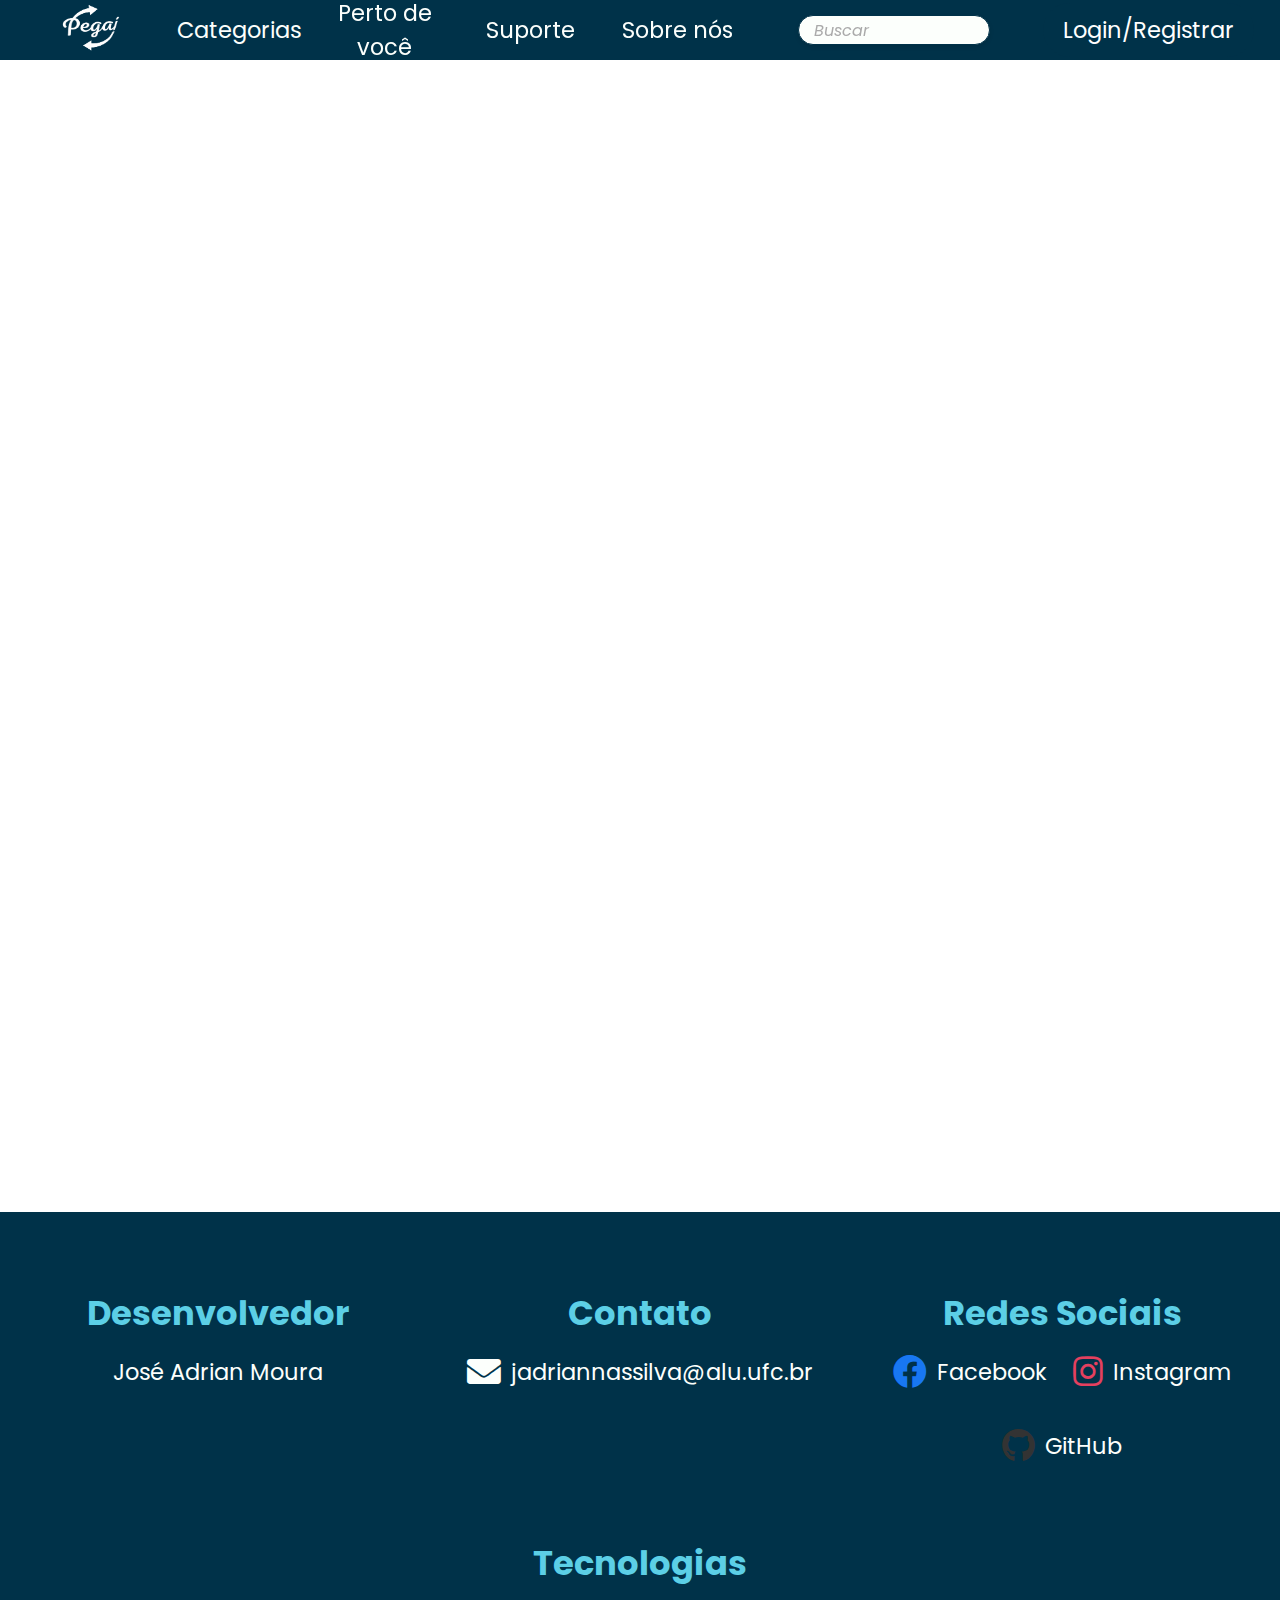
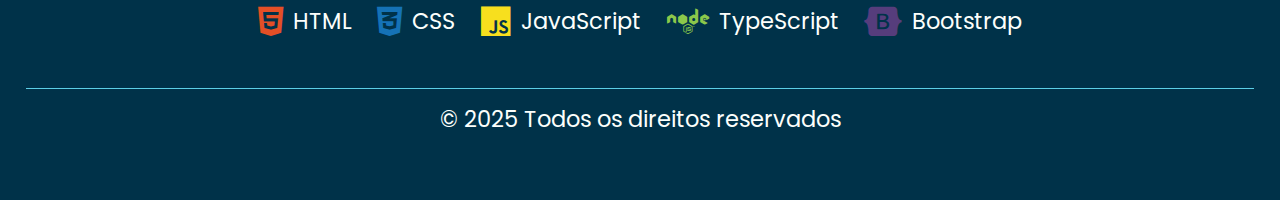
<file:  screens/index.html>
<!DOCTYPE html>
<html lang="en">
<head>
    <meta charset="UTF-8">
    <meta name="viewport" content="width=device-width, initial-scale=1.0">
    <title>index</title>
    <link rel="stylesheet" href="../assets/CSS/index.css">
    <link href="https://fonts.googleapis.com/css2?family=Poppins:wght@400;500;600&display=swap" rel="stylesheet">
    <link href="https://cdnjs.cloudflare.com/ajax/libs/font-awesome/5.15.4/css/all.min.css" rel="stylesheet">
    <script src="../assets/JS/load-pages.js"></script>
</head>
<body>
    <header id="header" class="header-conteiner">
        <nav id="navbar" class="navbar">
            <div id="menu">
                <ul class="menu">
                    <li>
                        <a href="#" class="logo">
                            <img data-content="home" src="../assets/IMG/pegai-logo.png" alt="logo do Pegaí" width="80" height="70">
                        </a>
                    </li>
                    <li class="hover">
                        <a href="#" data-content="categorias">Categorias</a>
                    </li>
                    <li class="hover">
                        <a href="#" data-content="perto-de-voce">Perto de você</a>
                    </li>
                    <li class="hover">
                        <a href="#" data-content="suporte">Suporte</a>
                    </li>
                    <li class="hover">
                        <a href="#" data-content="sobrenos">Sobre nós</a>
                    </li>
                </ul>
            </div>
            <div id="search" class="search">
                <input type="text" placeholder="Buscar">
            </div>
            <div id="login">
                <button id="loginbtn">Login/Registrar</button>
            </div>
        </nav>
    </header>

    <main id="main">
    </main>

    <footer id="footer">
        <div class="footer-content">
            <div class="footer-section">
                <h3>Desenvolvedor</h3>
                <p>José Adrian Moura</p>
            </div>
            
            <div class="footer-section">
                <h3>Contato</h3>
                <ul>
                    <li><i class="fas fa-envelope"></i><a href="mailto:jadriannassilva@alu.ufc.br">jadriannassilva@alu.ufc.br</a></li>
                </ul>
            </div>
            
            <div class="footer-section">
                <h3>Redes Sociais</h3>
                <ul>
                    <li><i class="fab fa-facebook" style="color: #1877F2;"></i><a href="https://www.facebook.com/jadriannassilva?locale=pt_BR">Facebook</a></li>
                    <li><i class="fab fa-instagram" style="color: #E4405F;"></i><a href="https://www.instagram.com/js_adryan/?next=%2F">Instagram</a></li>
                    <li><i class="fab fa-github" style="color: #333;"></i><a href="https://github.com/jsadriann">GitHub</a></li>
                </ul>
            </div>
            
            <div class="footer-section">
                <h3>Tecnologias</h3>
                <ul class="tech-list">
                    <li><i class="fab fa-html5" style="color: #E34F26;"></i> HTML</li>
                    <li><i class="fab fa-css3-alt" style="color: #1572B6;"></i> CSS</li>
                    <li><i class="fab fa-js" style="color: #F7DF1E;"></i> JavaScript</li>
                    <li><i class="fab fa-node" style="color: #8CC84B;"></i> TypeScript</li>
                    <li><i class="fab fa-bootstrap" style="color: #563D7C;"></i> Bootstrap</li>
                </ul>
            </div>
        </div>
    
        <div class="footer-bottom">
            <p>&copy; 2025 Todos os direitos reservados</p>
        </div>
    </footer>

    <div id="loginModal" class="modal">
        <div class="modal-content">
            <span id="closeModal" class="close">&times;</span>
            <div id="modalContent"></div> <!-- Aqui o conteúdo será carregado -->
        </div>
    </div>
     
</body>
</html>
</file>
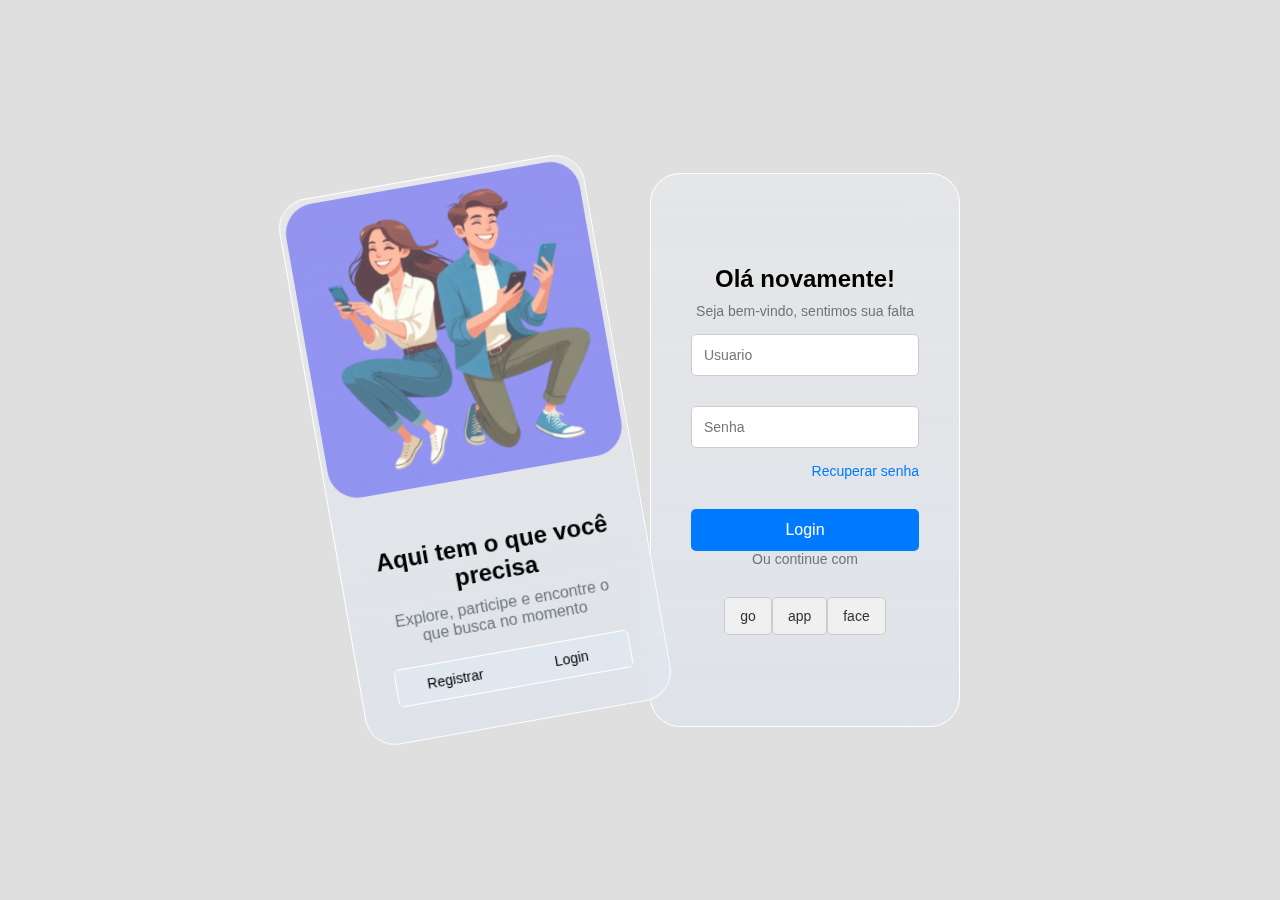
<file:  screens/login.html>
<!DOCTYPE html>
<html lang="en">
<head>
    <meta charset="UTF-8">
    <meta name="viewport" content="width=device-width, initial-scale=1.0">
    <title>Login</title>
    <link rel="stylesheet" href="../assets/CSS/login.css">
</head>
<body>
    <main>
        <section class="login-conteiner">
            <article class="login-info">
                <div class="img-login-info">
                    <img src="../assets/IMG/login-info.png" width="350" height="300">
                </div>
                <div class="info-conteiner">
                    <h2>Aqui tem o que você precisa</h2>
                    <p>Explore, participe e encontre o que busca no momento</p>
                    <div class="button">
                        <button>Registrar</button>
                        <button>Login</button>
                    </div>
                </div>
            </article>
            <form class="login-form">
                <h2>Olá novamente!</h2>
                <p>Seja bem-vindo, sentimos sua falta</p>
                <input type="text" placeholder="Usuario">
                <input type="password" placeholder="Senha">
                <a href="">Recuperar senha</a>
                <button>Login</button>
                <p> <span>Ou continue com</span></p>
                <div>
                    <button>go</button>
                    <button>app</button>
                    <button>face</button>
                </div>
            </form>
        </section>
    </main>
    
</body>
</html>
</file>
<file: assets/CSS/index.css>
:root {
    --primary-color: #003249;
    --secundary-color: #FCFFFC;
    --button-registrar: #025277;
    --button-login: #01e64d;
    --login-color: #035c21;
    --registrar-color: #003249;
    --auxiliar-color: #45050C;
    --font-size: 2.5vh;
    --footer-primary-color: #5CCFE6;
    --background-scrollbar: #00324936;
    --color-scrollbar: #0032495b;
}

/* Global Styles */
* {
    margin: 0;
    padding: 0;
    box-sizing: border-box;
    font-size: var(--font-size);
    font-family: 'Poppins', sans-serif;
}

/* Scrollbar */
::-webkit-scrollbar {
    width: 5px;
    height: 5px;
}

::-webkit-scrollbar-thumb {
    background-color: var(--color-scrollbar);
    border-radius: 10px;
    transition: background-color 0.3s ease;
}

::-webkit-scrollbar-track {
    background-color: var(--color-scrollbar);
}

/* Body */
body {
    display: grid;
    grid-template-rows: auto 1fr auto;
    min-height: 200vh;
}

/* Navbar */
.navbar {
    background-color: var(--primary-color);
    display: flex;
    align-items: center;
    justify-content: space-between;
    position: fixed;
    top: 0;
    left: 0;
    width: 100%;
    height: 60px;
    padding: 0 2vw;
    box-sizing: border-box;
    z-index: 1000;
}

.menu {
    display: flex;
    gap: 1vw;
    height: inherit;
    flex-grow: 1;
    justify-content: flex-start;
    flex-wrap: wrap;
}

.menu li {
    display: flex;
    align-items: center;
    justify-content: center;
    height: 40px;
    min-width: 10vw;
    max-width: 20vw;
    flex: 1 1 10vw;
    text-align: center;
    white-space: wrap;
}

.menu li.hover a {
    position: relative;
    display: inline-block;
}

.menu li.hover a::after {
    content: '';
    position: absolute;
    bottom: 0;
    left: 50%;
    width: 0;
    height: 1px;
    background-color: var(--secundary-color);
    transform: translateX(-50%);
    transition: width 0.3s ease;
}

.menu li.hover a:hover::after,
.menu li.hover a.active::after {
    width: 100%;
}

.logo {
    display: flex;
    justify-content: center;
    align-items: center;
}

.logo img {
    max-width: 80px;
    max-height: 70px;
}

a {
    text-decoration: none;
    color: var(--secundary-color);
}

/* Search */
.search {
    position: relative;
    width: 15vw;
    display: flex;
    justify-content: flex-end;
}

.search input {
    width: 100%;
    height: 30px;
    padding: 10px 15px;
    font-size: 16px;
    color: #333;
    background-color: var(--secundary-color);
    border: 1px solid var(--registrar-color);
    border-radius: 30px;
    box-shadow: 0 2px 4px rgba(0, 0, 0, 0.1);
    transition: width 0.3s ease;
}

.search input:focus {
    width: 40vw;
    height: 30px;
    position: absolute;
    top: -15px;
    right: 0;
    z-index: 10;
    border-color: var(--login-color);
    box-shadow: 0 4px 6px rgba(0, 128, 0, 0.2);
    outline: none;
    background-color: #fff;
}

.search input::placeholder {
    color: #aaa;
    font-style: italic;
}

/* Login */
#login {
    display: flex;
    align-items: center;
    justify-content: center;
}

#login button {
    height: inherit;
    padding: 10px 20px;
    background-color: var(--primary-color);
    color: #fff;
    border: none;
    border-radius: 30px;
    cursor: pointer;
    transition: background-color 0.3s ease;
}

#login button:hover {
    background-color: var(--secundary-color);
    transform: scale(1.0);
    box-shadow: 0 4px 8px rgba(0, 0, 0, 0.2);
    color: var(--primary-color);
}

/* Main */
main {
    padding-top: 60px;
    margin: 0 auto;
    width: 100%;
    overflow: hidden;
    flex-grow: 1;
}

/* Footer */
#footer {
    background-color: var(--primary-color);
    color: var(--secundary-color);
    padding: 5% 2%;
    font-family: 'Poppins', sans-serif;
    width: 100%;
    box-sizing: border-box;
}

.footer-content {
    display: flex;
    flex-wrap: wrap;
    justify-content: space-around;
    align-items: flex-start;
    max-width: 100%;
    margin: 0 auto;
    gap: 3vw;
}

.footer-section {
    flex: 1 1 300px;
    margin: 1vw 0;
    text-align: center;
    max-width: 100%;
}

.footer-section h3 {
    font-size: 1.5em;
    margin-bottom: 1vw;
    color: var(--footer-primary-color);
}

.footer-section p,
.footer-section ul {
    font-size: 1em;
    line-height: 1.8em;
    margin: 0;
}

.footer-section ul {
    list-style-type: none;
    padding: 0;
}

.footer-section ul li {
    display: flex;
    justify-content: center;
    align-items: center;
    margin-bottom: 8px;
}

.footer-section ul li i {
    margin-right: 10px;
    font-size: 1.5em;
}

.footer-section ul li a {
    text-decoration: none;
    color: var(--secundary-color);
    font-size: 1em;
    transition: color 0.3s;
}

.footer-section ul li a:hover {
    color: var(--footer-primary-color);
}

.footer-section:nth-of-type(3) ul {
    display: flex;
    flex-wrap: wrap;
    justify-content: center;
    gap: 2vw;
    margin: 0;
}

.footer-section:nth-of-type(3) ul li {
    display: flex;
    align-items: center;
}

.footer-section:nth-of-type(3) ul li i {
    margin-right: 10px;
    font-size: 1.5em;
}

.footer-section:nth-of-type(3) ul li a {
    text-decoration: none;
    color: var(--secundary-color);
    font-size: 1em;
    transition: color 0.3s;
}

.footer-section:nth-of-type(3) ul li a:hover {
    color: var(--footer-primary-color);
}

.footer-section .tech-list {
    display: flex;
    justify-content: center;
    gap: 2vw;
    flex-wrap: wrap;
}

.footer-section .tech-list li {
    display: flex;
    align-items: center;
    font-size: 1em;
}

.footer-section .tech-list li i {
    margin-right: 10px;
    font-size: 1.5em;
}

.footer-bottom {
    text-align: center;
    margin-top: 2vw;
    border-top: 1px solid var(--footer-primary-color);
    padding-top: 1vw;
    font-size: 0.9em;
    color: var(--secundary-color);
}

#footer, .footer-content {
    width: 100%;
    overflow: hidden;
    box-sizing: border-box;
}

/* Modal */
.modal {
    display: none;
    position: fixed;
    z-index: 1000;
    left: 0;
    top: 0;
    width: 100%;
    height: 100%;
    background-color: rgba(0, 0, 0, 0.5);
    overflow: auto;
}

.close {
    color: #aaa;
    font-size: 28px;
    font-weight: bold;
    position: absolute;
    top: 10px;
    right: 10px;
    cursor: pointer;
}

.close:hover,
.close:focus {
    color: black;
    text-decoration: none;
}

/* Animations */
@keyframes slideIn {
    from {
        opacity: 0;
        transform: translateY(20px);
    }
    to {
        opacity: 1;
        transform: translateY(0);
    }
}

@keyframes fadeInUp {
    0% {
        opacity: 0;
        transform: translate(-50%, -50%) translateY(20px);
    }
    100% {
        opacity: 1;
        transform: translate(-50%, -50%) translateY(0);
    }
}
</file>
<file: assets/CSS/login.css>
/* Reset de estilos */
* {
    margin: 0;
    padding: 0;
    box-sizing: border-box;
}

/* Configuração geral */
body {
    font-family: Arial, sans-serif;
    display: flex;
    justify-content: center;
    align-items: center;
    min-height: 100vh;
    background: #b4b4b46e;
    margin: 0;
}

/* Estilo do contêiner principal */
.login-conteiner {
    display: grid;
    grid-template-columns: 1fr 1fr; /* Define duas colunas iguais */
    gap: 20px; /* Adiciona espaçamento entre as colunas e as linhas */
    max-width: 50vw;
    width: 100%;
    

}

.login-info , .login-form {
    display: flex;
    flex-direction: column;
    justify-content: center;
    align-items: center;
    text-align: center;
    padding: 5px;
    border-radius: 30px;
    border: solid 1px white;
    background: linear-gradient(to bottom, #f0f2f55e, #dfe7f28f);
    backdrop-filter: blur(10px);
}

.login-form {
    padding: 40px;
}

.info-conteiner {
    padding: 30px;
}

.login-info {
    transform: rotate(-10deg);
    z-index: 2;
}

.img-login-info img {
    max-width: 100%;
    height: auto;
    margin-bottom: 20px;
    border-radius: 30px;
    background-color: rgba(0, 0, 255, 0.356);
}


.login-info h2 {
    font-size: 24px;
    font-weight: bold;
    margin-bottom: 10px;
}

.login-info p {
    font-size: 16px;
    color: #6c757d;
    margin-bottom: 20px;
}

.login-info .button {
    display: flex;
    border-radius: 5px; /* Bordas arredondadas */
    border: solid 1px white;
}

.login-info button {
    background-color: inherit;
    color: black;
    border: none;
    padding: 10px 20px;
    font-size: 14px;
    width: 100%;
    cursor: pointer;
    backdrop-filter: blur(1000px);
}

.login-info button:hover {
    background-color: white;
}



.login-form h2 {
    font-size: 24px;
    font-weight: bold;
    margin-bottom: 10px;
}

.login-form p {
    font-size: 14px;
    color: #6c757d;
    margin-top: px;
}

.login-form input {
    width: 100%;
    padding: 12px;
    margin-bottom: 15px;
    margin-top: 15px;
    border: 1px solid #ccc;
    border-radius: 5px;
    font-size: 14px;
}

.login-form a {
    width: 100%;
    text-align: end;
    color: #007bff;
    text-decoration: none;
    font-size: 14px;
    margin-bottom: 20px;
}

.login-form a:hover {
    text-decoration: underline;
}

.login-form button {
    width: 100%;
    background-color: #007bff;
    border: none;
    color: white;
    padding: 12px;
    border-radius: 5px;
    cursor: pointer;
    font-size: 16px;
    margin-top: 10px;
    transition: background-color 0.3s;
}

.login-form button:hover {
    background-color: #0056b3;
}

/* Botões sociais */
.login-form div {
    display: flex;
    justify-content: space-between;
    margin-top: 20px;
}

.login-form div button {
    background-color: #f0f0f0;
    border: 1px solid #ccc;
    color: #333;
    padding: 10px 15px;
    border-radius: 5px;
    font-size: 14px;
    cursor: pointer;
    transition: background-color 0.3s, border-color 0.3s;
}

.login-form div button:hover {
    background-color: #e9ecef;
    border-color: #bbb;
}

/* Estilo adicional para o fundo dos elementos */
.background-write {
    background: #ffffff;
}
</file>
